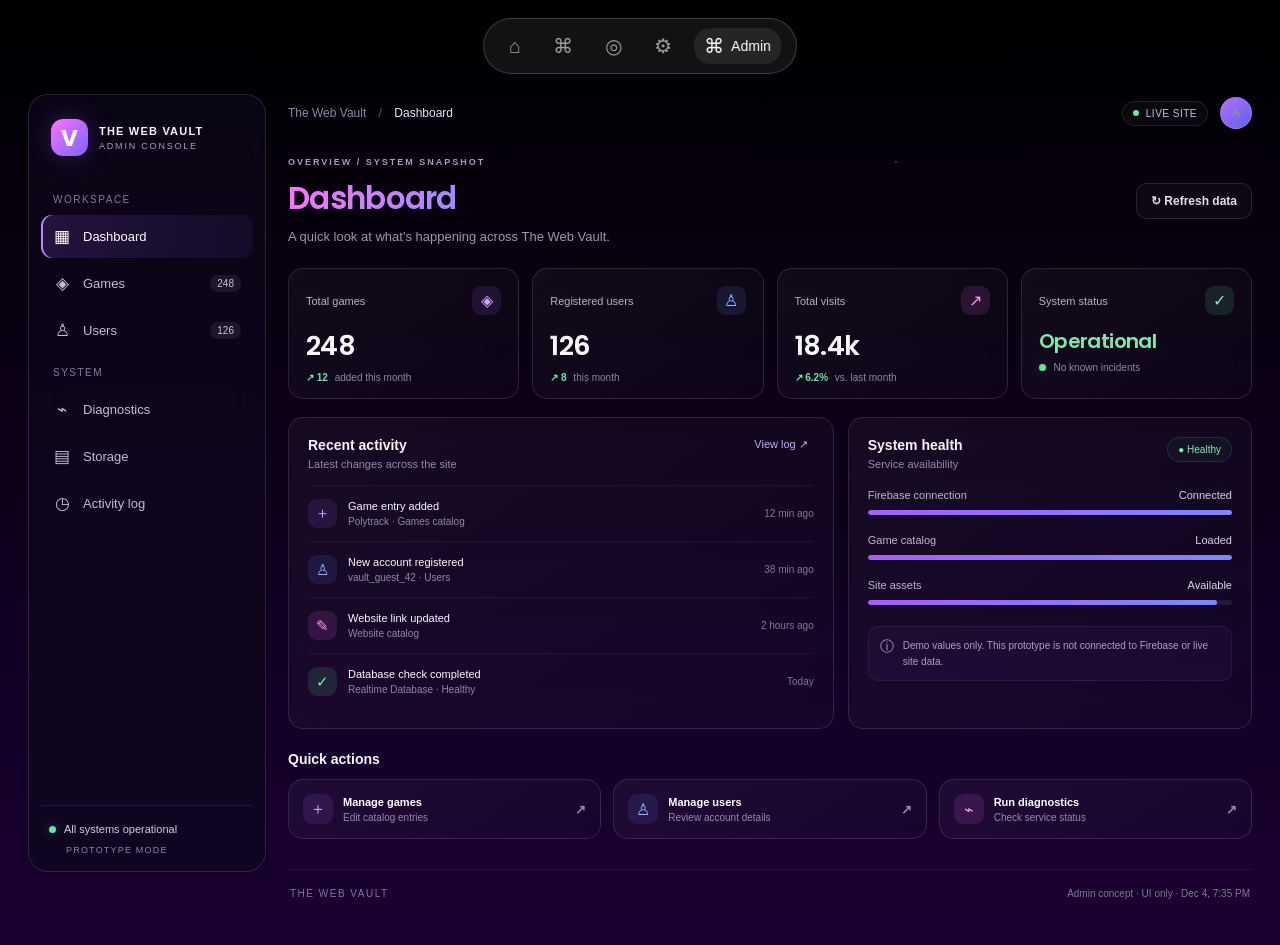
<file: index.html>
<!doctype html>
<html lang="en">
<head>
  <meta charset="utf-8">
  <meta name="viewport" content="width=device-width,initial-scale=1">
  <title>The Web Vault — Admin</title>
  <link rel="stylesheet" href="CSS/admin.css">
</head>
<body>
  <div class="stars" aria-hidden="true"></div>
  <nav class="nav-bar" aria-label="Main navigation">
    <a class="nav-item" href="#" title="Home"><span class="nav-icon">⌂</span><span class="nav-label">Home</span></a>
    <a class="nav-item" href="#" title="Games"><span class="nav-icon">⌘</span><span class="nav-label">Games</span></a>
    <a class="nav-item" href="#" title="Websites"><span class="nav-icon">◎</span><span class="nav-label">Websites</span></a>
    <a class="nav-item" href="#" title="Settings"><span class="nav-icon">⚙</span><span class="nav-label">Settings</span></a>
    <span class="nav-item active" title="Admin"><span class="nav-icon">⌘</span><span class="nav-label">Admin</span></span>
  </nav>

  <main class="admin-shell">
    <aside class="sidebar">
      <div class="brand"><span class="brand-mark">V</span><div><strong>THE WEB VAULT</strong><small>ADMIN CONSOLE</small></div></div>
      <div class="sidebar-label">WORKSPACE</div>
      <button class="side-link selected" data-view="dashboard"><span>▦</span> Dashboard</button>
      <button class="side-link" data-view="games"><span>◈</span> Games <b class="side-count">248</b></button>
      <button class="side-link" data-view="users"><span>♙</span> Users <b class="side-count">126</b></button>
      <div class="sidebar-label">SYSTEM</div>
      <button class="side-link" data-view="diagnostics"><span>⌁</span> Diagnostics</button>
      <button class="side-link" data-view="storage"><span>▤</span> Storage</button>
      <button class="side-link" data-view="activity"><span>◷</span> Activity log</button>
      <div class="sidebar-bottom"><span class="status-dot"></span><span>All systems operational</span><small>PROTOTYPE MODE</small></div>
    </aside>

    <section class="main-panel">
      <header class="topline">
        <div class="breadcrumbs">The Web Vault <span>/</span> <strong id="crumb">Dashboard</strong></div>
        <div class="top-actions"><span class="env-pill"><i></i> LIVE SITE</span><button class="avatar" title="Admin profile">A</button></div>
      </header>

      <section class="view active" id="view-dashboard">
        <div class="page-heading">
          <div><p class="eyebrow">OVERVIEW / SYSTEM SNAPSHOT</p><h1>Dashboard</h1><p class="subhead">A quick look at what's happening across The Web Vault.</p></div>
          <button class="button secondary" id="refreshBtn">↻ <span>Refresh data</span></button>
        </div>
        <div class="stats-grid">
          <article class="stat-card"><div class="stat-top"><span>Total games</span><span class="stat-icon purple">◈</span></div><div class="stat-number">248</div><div class="stat-foot"><span class="up">↗ 12</span> added this month</div></article>
          <article class="stat-card"><div class="stat-top"><span>Registered users</span><span class="stat-icon blue">♙</span></div><div class="stat-number">126</div><div class="stat-foot"><span class="up">↗ 8</span> this month</div></article>
          <article class="stat-card"><div class="stat-top"><span>Total visits</span><span class="stat-icon pink">↗</span></div><div class="stat-number">18.4k</div><div class="stat-foot"><span class="up">↗ 6.2%</span> vs. last month</div></article>
          <article class="stat-card"><div class="stat-top"><span>System status</span><span class="stat-icon green">✓</span></div><div class="stat-number status-text">Operational</div><div class="stat-foot"><span class="status-dot"></span> No known incidents</div></article>
        </div>

        <div class="content-grid">
          <article class="panel recent-panel">
            <div class="panel-heading"><div><h2>Recent activity</h2><p>Latest changes across the site</p></div><button class="text-button" data-jump="activity">View log ↗</button></div>
            <div class="activity-list">
              <div class="activity-row"><span class="activity-symbol purple">＋</span><div class="activity-copy"><strong>Game entry added</strong><p>Polytrack · Games catalog</p></div><time>12 min ago</time></div>
              <div class="activity-row"><span class="activity-symbol blue">♙</span><div class="activity-copy"><strong>New account registered</strong><p>vault_guest_42 · Users</p></div><time>38 min ago</time></div>
              <div class="activity-row"><span class="activity-symbol pink">✎</span><div class="activity-copy"><strong>Website link updated</strong><p>Website catalog</p></div><time>2 hours ago</time></div>
              <div class="activity-row"><span class="activity-symbol green">✓</span><div class="activity-copy"><strong>Database check completed</strong><p>Realtime Database · Healthy</p></div><time>Today</time></div>
            </div>
          </article>
          <article class="panel health-panel">
            <div class="panel-heading"><div><h2>System health</h2><p>Service availability</p></div><span class="healthy-pill">● Healthy</span></div>
            <div class="health-item"><div><span>Firebase connection</span><b>Connected</b></div><div class="health-track"><i style="width:100%"></i></div></div>
            <div class="health-item"><div><span>Game catalog</span><b>Loaded</b></div><div class="health-track"><i style="width:100%"></i></div></div>
            <div class="health-item"><div><span>Site assets</span><b>Available</b></div><div class="health-track"><i style="width:96%"></i></div></div>
            <div class="note"><span>ⓘ</span><p>Demo values only. This prototype is not connected to Firebase or live site data.</p></div>
          </article>
        </div>
        <div class="quick-actions"><h2>Quick actions</h2><div class="quick-grid"><button class="quick-card" data-jump="games"><span class="quick-icon">＋</span><span><strong>Manage games</strong><small>Edit catalog entries</small></span><b>↗</b></button><button class="quick-card" data-jump="users"><span class="quick-icon blue">♙</span><span><strong>Manage users</strong><small>Review account details</small></span><b>↗</b></button><button class="quick-card" data-jump="diagnostics"><span class="quick-icon pink">⌁</span><span><strong>Run diagnostics</strong><small>Check service status</small></span><b>↗</b></button></div></div>
      </section>

      <section class="view" id="view-games">
        <div class="page-heading"><div><p class="eyebrow">CATALOG MANAGEMENT</p><h1>Games</h1><p class="subhead">Manage the games shown in the Vault catalog.</p></div><button class="button primary" id="addGameBtn">＋ Add game</button></div>
        <div class="panel table-panel"><div class="table-toolbar"><input id="gameSearch" placeholder="Search games..." aria-label="Search games"><select id="categoryFilter" aria-label="Filter category"><option value="all">All categories</option><option>Action</option><option>Arcade</option><option>Racing</option><option>Sandbox</option></select><span class="toolbar-count" id="gameCount">5 entries</span></div>
          <div class="table-wrap"><table><thead><tr><th>GAME</th><th>CATEGORY</th><th>STATUS</th><th>LINK</th><th></th></tr></thead><tbody id="gamesBody"></tbody></table></div>
        </div>
      </section>

      <section class="view" id="view-users">
        <div class="page-heading"><div><p class="eyebrow">ACCOUNT MANAGEMENT</p><h1>Users</h1><p class="subhead">Review account roles and account status.</p></div><button class="button secondary" id="exportUsers">↓ Export list</button></div>
        <div class="stats-grid compact"><article class="stat-card"><div class="stat-top"><span>All accounts</span></div><div class="stat-number">126</div></article><article class="stat-card"><div class="stat-top"><span>Admins</span></div><div class="stat-number">3</div></article><article class="stat-card"><div class="stat-top"><span>Active today</span></div><div class="stat-number">19</div></article></div>
        <div class="panel table-panel"><div class="table-toolbar"><input id="userSearch" placeholder="Search username..." aria-label="Search users"><span class="toolbar-count">Demo accounts</span></div><div class="table-wrap"><table><thead><tr><th>USERNAME</th><th>ROLE</th><th>STATUS</th><th>CREATED</th><th></th></tr></thead><tbody id="usersBody"></tbody></table></div></div>
      </section>

      <section class="view" id="view-diagnostics">
        <div class="page-heading"><div><p class="eyebrow">TROUBLESHOOTING</p><h1>Diagnostics</h1><p class="subhead">A quick status view for common site dependencies.</p></div><button class="button primary" id="runChecks">▶ Run checks</button></div>
        <div class="diag-grid"><article class="panel diag-card"><span class="diag-icon">◉</span><h2>Firebase</h2><p>Connection and configuration</p><span class="healthy-pill">Demo: connected</span></article><article class="panel diag-card"><span class="diag-icon">▤</span><h2>Catalog data</h2><p>Game and website entries</p><span class="healthy-pill">Demo: loaded</span></article><article class="panel diag-card"><span class="diag-icon">↗</span><h2>External links</h2><p>Embedded and external URLs</p><span class="warning-pill">Not tested</span></article></div><div class="panel output-panel"><h2>Check output</h2><pre id="checkOutput">Ready. Select “Run checks” to simulate a diagnostic pass.</pre></div>
      </section>

      <section class="view" id="view-storage">
        <div class="page-heading"><div><p class="eyebrow">DATA OVERVIEW</p><h1>Storage</h1><p class="subhead">Illustrative view of the Vault's data collections.</p></div></div>
        <div class="storage-grid"><article class="panel storage-card"><span>▤</span><h2>Games</h2><strong>248 records</strong><p>Catalog entries and metadata</p><div class="health-track"><i style="width:68%"></i></div></article><article class="panel storage-card"><span>◎</span><h2>Websites</h2><strong>74 records</strong><p>External site directory</p><div class="health-track"><i style="width:35%"></i></div></article><article class="panel storage-card"><span>♙</span><h2>Users</h2><strong>126 profiles</strong><p>Public profile metadata</p><div class="health-track"><i style="width:49%"></i></div></article></div><p class="disclaimer">Storage amounts and record counts are placeholders, not live Firebase measurements.</p>
      </section>

      <section class="view" id="view-activity">
        <div class="page-heading"><div><p class="eyebrow">AUDIT TRAIL</p><h1>Activity log</h1><p class="subhead">A readable history of important changes.</p></div><button class="button secondary" id="clearLog">Clear demo log</button></div>
        <div class="panel table-panel"><div class="table-toolbar"><span class="toolbar-count">Recent events · Demo data</span></div><div class="table-wrap"><table><thead><tr><th>EVENT</th><th>DETAILS</th><th>TIME</th><th>RESULT</th></tr></thead><tbody id="logBody"></tbody></table></div></div>
      </section>
      <footer class="footer"><span>THE WEB VAULT</span><span>Admin concept · UI only · <span id="clock"></span></span></footer>
    </section>
  </main>

  <dialog id="gameDialog"><form method="dialog" id="gameForm"><div class="dialog-head"><div><p class="eyebrow">CATALOG</p><h2>Add a game</h2></div><button class="close-btn" value="cancel" aria-label="Close">×</button></div><label>Game title<input id="newTitle" required placeholder="e.g. Polytrack"></label><label>Category<select id="newCategory"><option>Arcade</option><option>Action</option><option>Racing</option><option>Sandbox</option></select></label><label>Game URL<input id="newUrl" type="url" required placeholder="https://example.com"></label><div class="dialog-actions"><button class="button secondary" value="cancel">Cancel</button><button class="button primary" value="default">Add to demo</button></div><p class="form-hint">Adds a temporary row in this browser only. Nothing is saved to the live site.</p></form></dialog>
  <div class="toast" id="toast" role="status"></div>
  <script src="JS/Admin.js"></script>
</body>
</html>
</file>
<file: CSS/admin.css>
@import url('https://fonts.googleapis.com/css2?family=Poppins:wght@400;500;600;700&display=swap');
:root{--purple:#a78bfa;--pink:#fc72ff;--blue:#7c9cff;--panel:rgba(255,255,255,.055);--border:rgba(255,255,255,.12);--muted:#aaa5bd;--text:#f8f7ff}
*{box-sizing:border-box}html{min-height:100%;background:#05000c}body{margin:0;min-height:100vh;font-family:-apple-system,BlinkMacSystemFont,'Segoe UI',sans-serif;color:var(--text);background:linear-gradient(to top,#1a0033,#0d001a,#000);overflow-x:hidden}button,input,select{font:inherit}button{color:inherit}.stars{position:fixed;inset:0;pointer-events:none;z-index:0;background-image:radial-gradient(1px 1px at 15% 22%,#fff9 50%,transparent 100%),radial-gradient(1px 1px at 70% 18%,#fff8 50%,transparent 100%),radial-gradient(1px 1px at 38% 64%,#fff8 50%,transparent 100%),radial-gradient(1px 1px at 89% 76%,#fff9 50%,transparent 100%),radial-gradient(1px 1px at 7% 83%,#fff7 50%,transparent 100%);opacity:.6}
.nav-bar{position:fixed;z-index:20;top:18px;left:50%;transform:translateX(-50%);display:flex;gap:12px;padding:9px 15px;border:1px solid #ffffff30;border-radius:28px;background:#ffffff12;backdrop-filter:blur(16px)}.nav-item{display:flex;align-items:center;gap:7px;padding:8px 10px;border-radius:16px;text-decoration:none;color:#fff9;font-size:14px;white-space:nowrap}.nav-item:hover,.nav-item.active{background:#ffffff14;color:white}.nav-icon{font-size:20px;line-height:1}.nav-label{display:none}.nav-item:hover .nav-label,.nav-item.active .nav-label{display:inline}
.admin-shell{position:relative;z-index:1;display:grid;grid-template-columns:238px minmax(0,1fr);gap:22px;max-width:1500px;margin:0 auto;padding:94px 28px 28px;min-height:100vh}.sidebar{position:sticky;top:94px;height:calc(100vh - 122px);min-height:590px;display:flex;flex-direction:column;padding:20px 12px 14px;border:1px solid var(--border);border-radius:20px;background:rgba(15,8,29,.72);backdrop-filter:blur(18px)}.brand{display:flex;align-items:center;gap:11px;padding:4px 10px 25px}.brand-mark{width:37px;height:37px;display:grid;place-items:center;border-radius:12px;background:linear-gradient(135deg,#fc72ff,#7865ff);font:700 23px Poppins,sans-serif;color:white;box-shadow:0 0 24px #9d5dff40}.brand strong{display:block;font-size:11px;letter-spacing:1.2px}.brand small{display:block;color:#aaa2c2;font-size:9px;letter-spacing:1.8px;margin-top:4px}.sidebar-label{font-size:10px;letter-spacing:1.5px;color:#827a9c;padding:13px 12px 8px}.side-link{display:flex;align-items:center;gap:12px;border:0;background:transparent;color:#c3bdd4;padding:11px 12px;border-radius:11px;text-align:left;cursor:pointer;font-size:13px;margin:2px 0;transition:.2s}.side-link>span{width:18px;text-align:center;font-size:17px}.side-link:hover{background:#ffffff0c;color:white}.side-link.selected{background:linear-gradient(100deg,#9d5dff2b,#7b61ff12);color:#fff;box-shadow:inset 2px 0 #b68aff}.side-count{margin-left:auto;font-size:10px;font-weight:500;background:#ffffff12;padding:3px 7px;border-radius:8px;color:#c9c0e5}.sidebar-bottom{margin-top:auto;border-top:1px solid #ffffff12;padding:17px 8px 2px;font-size:11px;color:#d2cce0}.sidebar-bottom small{display:block;margin:10px 0 0 17px;font-size:9px;letter-spacing:1.2px;color:#8d85a5}.status-dot{display:inline-block;width:7px;height:7px;border-radius:50%;background:#62e6a2;box-shadow:0 0 10px #62e6a255;margin-right:8px}
.main-panel{min-width:0}.topline{height:38px;display:flex;justify-content:space-between;align-items:center;margin-bottom:25px;color:#8f87a9;font-size:12px}.breadcrumbs span{padding:0 9px;color:#5f5675}.breadcrumbs strong{font-weight:500;color:#e8e1f5}.top-actions{display:flex;align-items:center;gap:12px}.env-pill,.healthy-pill,.warning-pill{display:inline-flex;align-items:center;gap:7px;border:1px solid #ffffff1a;background:#ffffff08;border-radius:20px;padding:6px 10px;font-size:10px;letter-spacing:.5px;color:#c8c0d9;white-space:nowrap}.env-pill i{width:6px;height:6px;border-radius:50%;background:#64e9a7}.avatar{width:32px;height:32px;border:1px solid #ffffff25;border-radius:50%;background:linear-gradient(135deg,#b46dff,#5e61e8);font-weight:700;cursor:pointer}
.page-heading{display:flex;justify-content:space-between;align-items:center;gap:20px;margin:0 0 24px}.eyebrow{font-size:9px;letter-spacing:2px;color:#a99abd;font-weight:600;margin:0 0 8px}.page-heading h1{font:600 31px Poppins,sans-serif;margin:0;letter-spacing:-.7px;background:linear-gradient(90deg,#fc72ff,#a58aff,#7098ff);background-clip:text;-webkit-background-clip:text;color:transparent}.subhead{margin:7px 0 0;color:#9d96b0;font-size:13px}.button{border-radius:10px;padding:10px 14px;font-size:12px;font-weight:600;cursor:pointer;transition:transform .18s,border-color .18s}.button:hover{transform:translateY(-1px)}.button.primary{border:1px solid #b88cff70;background:linear-gradient(110deg,#9c5cff,#6c63ed);box-shadow:0 5px 20px #7d51e529;color:white}.button.secondary{border:1px solid #ffffff1c;background:#ffffff08;color:#e4deef}.stats-grid{display:grid;grid-template-columns:repeat(4,minmax(0,1fr));gap:13px;margin-bottom:18px}.stat-card,.panel,.quick-card{border:1px solid var(--border);border-radius:15px;background:linear-gradient(145deg,#ffffff0b,#ffffff04);backdrop-filter:blur(12px)}.stat-card{padding:17px 17px 15px;min-width:0}.stat-top{display:flex;justify-content:space-between;align-items:center;color:#b8b1ca;font-size:11px;gap:6px}.stat-icon{width:29px;height:29px;border-radius:9px;display:grid;place-items:center;font-size:16px}.purple{color:#d4a6ff;background:#a55cff20}.blue{color:#91b4ff;background:#648bff20}.pink{color:#ff9cf6;background:#fa6ff520}.green{color:#7af0b4;background:#58e8a020}.stat-number{font:600 27px Poppins,sans-serif;letter-spacing:-.6px;margin:11px 0 6px}.stat-number.status-text{font-size:20px;color:#7be7b1}.stat-foot{color:#8e87a4;font-size:10px}.up{color:#70e5aa;font-weight:600;margin-right:4px}.stat-foot .status-dot{margin-right:5px}
.content-grid{display:grid;grid-template-columns:minmax(0,1.35fr) minmax(280px,1fr);gap:14px}.panel{padding:19px;min-width:0}.panel-heading{display:flex;align-items:flex-start;justify-content:space-between;gap:10px;margin-bottom:15px}.panel h2,.quick-actions h2{font-size:14px;font-weight:600;margin:0}.panel-heading p{font-size:11px;color:#928aa8;margin:5px 0 0}.text-button{border:0;background:none;color:#c9a4ff;font-size:11px;cursor:pointer}.activity-row{display:flex;align-items:center;gap:11px;padding:13px 0;border-top:1px solid #ffffff0d}.activity-symbol{flex:0 0 29px;width:29px;height:29px;border-radius:9px;display:grid;place-items:center;font-size:15px}.activity-copy{min-width:0;flex:1}.activity-copy strong{font-size:11px;font-weight:500;display:block}.activity-copy p{font-size:10px;color:#8f87a7;margin:4px 0 0}.activity-row time{color:#817994;font-size:10px;white-space:nowrap}.healthy-pill{color:#83e8b2;background:#55d99a0d;border-color:#55d99a26;letter-spacing:0}.warning-pill{color:#f7cc85;background:#ffbc4d0b;border-color:#ffbc4d2b;letter-spacing:0}.health-item{margin:19px 0}.health-item>div:first-child{display:flex;justify-content:space-between;gap:8px;font-size:11px;color:#bcb5cd}.health-item b{font-weight:500;color:#d9d1e8}.health-track{height:5px;border-radius:5px;background:#ffffff12;margin-top:9px;overflow:hidden}.health-track i{display:block;height:100%;border-radius:5px;background:linear-gradient(90deg,#a75dff,#7e86ff)}.note{display:flex;gap:9px;padding:11px;border-radius:10px;background:#a36aff0c;border:1px solid #ad83ff1a;color:#b7a2d9;margin-top:21px}.note span{font-size:14px}.note p{margin:0;font-size:10px;line-height:1.55;color:#aaa0c2}.quick-actions{margin-top:22px}.quick-actions h2{margin-bottom:12px}.quick-grid{display:grid;grid-template-columns:repeat(3,minmax(0,1fr));gap:12px}.quick-card{display:flex;align-items:center;gap:10px;padding:14px;text-align:left;cursor:pointer;color:white;transition:.2s}.quick-card:hover{border-color:#b68aff66;background:#ffffff0c;transform:translateY(-2px)}.quick-icon{width:30px;height:30px;flex-shrink:0;border-radius:9px;display:grid;place-items:center;background:#ad70ff20;color:#d4a6ff}.quick-icon.blue{background:#648bff20;color:#91b4ff}.quick-icon.pink{background:#fa6ff520;color:#ff9cf6}.quick-card span:nth-child(2){min-width:0;flex:1}.quick-card strong,.quick-card small{display:block}.quick-card strong{font-size:11px;font-weight:600}.quick-card small{font-size:10px;color:#938ba9;margin-top:4px}.quick-card>b{color:#9687b4;font-size:13px}
.view{display:none;animation:fadeIn .22s ease}.view.active{display:block}@keyframes fadeIn{from{opacity:.4;transform:translateY(4px)}to{opacity:1;transform:none}}.compact{grid-template-columns:repeat(3,minmax(0,1fr));max-width:720px}.table-panel{padding:0;overflow:hidden}.table-toolbar{display:flex;align-items:center;gap:10px;padding:15px;border-bottom:1px solid #ffffff12}.table-toolbar input,.table-toolbar select,.dialog-head+label input,dialog input,dialog select{color:#f4efff;background:#10091e;border:1px solid #ffffff1a;border-radius:9px;padding:10px 12px;outline:none;font-size:12px}.table-toolbar input{width:min(280px,55%)}.table-toolbar input:focus,dialog input:focus,dialog select:focus{border-color:#a87bff88}.table-toolbar select{min-width:150px}.table-toolbar option,dialog option{background:#120a21}.toolbar-count{margin-left:auto;color:#9188a8;font-size:11px}.table-wrap{overflow-x:auto}table{width:100%;border-collapse:collapse;text-align:left;white-space:nowrap}th{font-size:9px;letter-spacing:1.2px;color:#8e85a5;font-weight:600;background:#ffffff04}th,td{padding:14px 17px;border-bottom:1px solid #ffffff0c}td{font-size:11px;color:#d9d3e8}tbody tr:last-child td{border-bottom:0}tbody tr:hover{background:#ffffff05}.game-name{display:flex;align-items:center;gap:10px}.game-badge{width:30px;height:30px;border-radius:9px;display:grid;place-items:center;background:linear-gradient(135deg,#a45cff35,#666eff25);color:#d8b4ff;font-weight:700}.game-name strong{font-weight:500}.muted-cell{color:#9289a9}.table-status{font-size:10px;color:#7de8b0;background:#5fe5a20d;border:1px solid #5fe5a225;border-radius:15px;padding:5px 8px}.row-action{background:none;border:0;color:#aaa0c5;font-size:17px;cursor:pointer;padding:3px 6px}.row-action:hover{color:white}.diag-grid,.storage-grid{display:grid;grid-template-columns:repeat(3,minmax(0,1fr));gap:13px}.diag-card .diag-icon,.storage-card>span{display:grid;place-items:center;width:39px;height:39px;border-radius:12px;background:#a45cff20;color:#d4a6ff;font-size:20px;margin-bottom:14px}.diag-card h2,.storage-card h2{margin-bottom:6px}.diag-card p,.storage-card p{font-size:11px;color:#9189a7;margin:0 0 15px}.output-panel{margin-top:15px}.output-panel pre{font:11px/1.8 ui-monospace,SFMono-Regular,monospace;color:#aee8c9;white-space:pre-wrap;margin:14px 0 0}.storage-card strong{display:block;font-size:17px;margin:12px 0 6px}.disclaimer{font-size:11px;color:#9288a9;margin-top:14px}.footer{display:flex;justify-content:space-between;gap:12px;margin-top:30px;padding:18px 2px;border-top:1px solid #ffffff10;color:#827995;font-size:10px}.footer>span:first-child{letter-spacing:1.5px}
dialog{width:min(440px,calc(100% - 28px));border:1px solid #ffffff22;border-radius:18px;padding:22px;background:#10091e;color:#f8f7ff;box-shadow:0 25px 100px #000b}dialog::backdrop{background:#05000cbf;backdrop-filter:blur(5px)}dialog form{display:flex;flex-direction:column;gap:14px}.dialog-head{display:flex;align-items:flex-start;justify-content:space-between;margin-bottom:4px}.dialog-head h2{font:600 23px Poppins,sans-serif;margin:0}.close-btn{border:0;background:#ffffff10;border-radius:9px;width:30px;height:30px;font-size:22px;cursor:pointer}.dialog-head+label,dialog label{display:flex;flex-direction:column;gap:7px;color:#c7bfd8;font-size:11px}dialog input,dialog select{width:100%;background:#0b0614}.dialog-actions{display:flex;justify-content:flex-end;gap:8px;margin-top:5px}.form-hint{color:#8e85a5;font-size:10px;line-height:1.5;margin:0}.toast{position:fixed;z-index:40;bottom:22px;right:22px;padding:12px 16px;background:#211334;border:1px solid #ffffff22;border-radius:12px;box-shadow:0 10px 40px #0008;font-size:12px;opacity:0;transform:translateY(10px);pointer-events:none;transition:.25s}.toast.show{opacity:1;transform:translateY(0)}
@media(max-width:1100px){.admin-shell{grid-template-columns:205px minmax(0,1fr);padding-left:16px;padding-right:16px;gap:14px}.stats-grid{grid-template-columns:repeat(2,minmax(0,1fr))}.content-grid{grid-template-columns:1fr}.quick-grid{grid-template-columns:1fr}.quick-card{max-width:none}.health-panel{display:grid;grid-template-columns:1fr 1fr;column-gap:18px}.health-panel .panel-heading,.health-panel .note{grid-column:1/-1}}
@media(max-width:700px){.nav-bar{top:10px;width:calc(100% - 20px);justify-content:space-around;gap:1px;padding:6px}.nav-item{padding:8px}.nav-label{display:none!important}.admin-shell{display:block;padding:78px 12px 18px}.sidebar{position:relative;top:auto;height:auto;min-height:0;margin-bottom:15px;padding:10px;display:grid;grid-template-columns:repeat(3,minmax(0,1fr));gap:3px}.brand{grid-column:1/-1;padding:4px 7px 12px}.sidebar-label,.sidebar-bottom{display:none}.side-link{justify-content:center;gap:6px;padding:10px 4px;font-size:11px}.side-count{display:none}.topline{margin-bottom:20px}.page-heading{align-items:flex-start}.page-heading h1{font-size:26px}.subhead{font-size:11px;line-height:1.5}.button{padding:10px;font-size:11px}.button.secondary span{display:none}.stats-grid{gap:8px}.stat-card{padding:13px}.stat-number{font-size:23px}.stat-number.status-text{font-size:17px}.content-grid{display:block}.health-panel{display:block;margin-top:12px}.quick-grid{gap:8px}.compact{grid-template-columns:repeat(3,minmax(0,1fr))}.diag-grid,.storage-grid{grid-template-columns:1fr}.footer{flex-direction:column}.table-toolbar{flex-wrap:wrap}.table-toolbar input{width:100%}.toolbar-count{margin-left:0}.table-toolbar select{flex:1}.activity-row time{display:none}}
</file>
